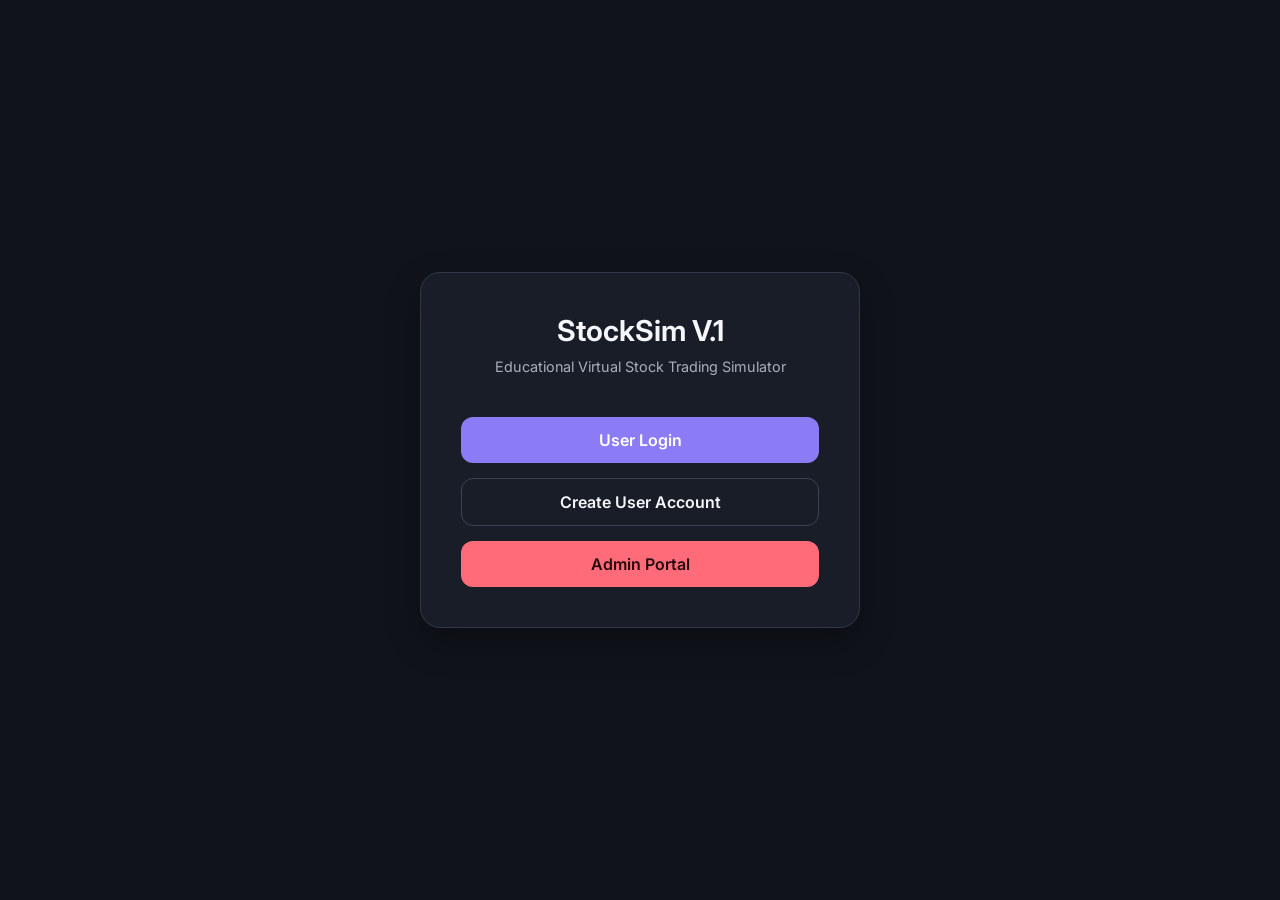
<file: index.html>
<!DOCTYPE html>
<html lang="en">
<head>
  <meta charset="UTF-8">
  <meta name="viewport" content="width=device-width, initial-scale=1.0">
  <title>Virtual Stock Trading App</title>
  <link rel="stylesheet" href="css/style.css">
  <link rel="stylesheet" href="css/auth.css">
  <link href="https://fonts.googleapis.com/css2?family=Inter:wght@400;500;600;700&display=swap" rel="stylesheet">
</head>
<body class="auth-body">
  <div class="auth-card" style="text-align: center;">
    <div class="auth-header">
      <h1>StockSim V.1</h1>
      <p>Educational Virtual Stock Trading Simulator</p>
    </div>
    <div style="display: flex; flex-direction: column; gap: 15px; margin-top: 20px;">
      <a href="login.html" class="btn btn-primary auth-btn">User Login</a>
      <a href="signup.html" class="btn btn-outline auth-btn" style="margin-top:0;">Create User Account</a>
      <a href="admin-login.html" class="btn btn-danger auth-btn" style="margin-top:0;">Admin Portal</a>
    </div>
  </div>
  <script src="js/data.js"></script>
</body>
</html>
</file>
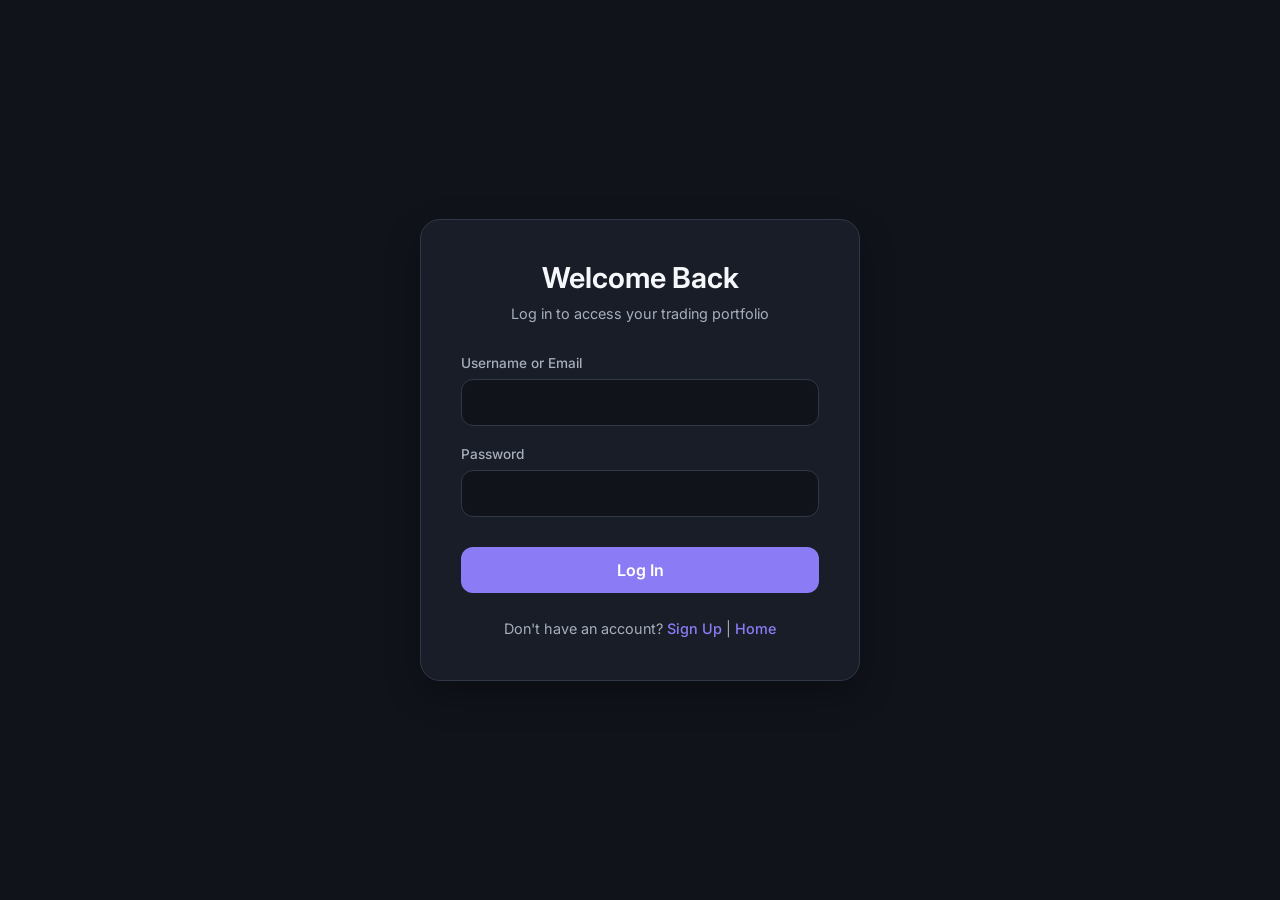
<file: login.html>
<!DOCTYPE html>
<html lang="en">
<head>
  <meta charset="UTF-8">
  <meta name="viewport" content="width=device-width, initial-scale=1.0">
  <title>User Login — StockSim</title>
  <link rel="stylesheet" href="css/style.css">
  <link rel="stylesheet" href="css/auth.css">
  <link href="https://fonts.googleapis.com/css2?family=Inter:wght@400;500;600;700&display=swap" rel="stylesheet">
</head>
<body class="auth-body">
  <div class="auth-card">
    <div class="auth-header">
      <h1>Welcome Back</h1>
      <p>Log in to access your trading portfolio</p>
    </div>
    <form id="login-form" onsubmit="loginUser(event)">
      <div class="form-group">
        <label>Username or Email</label>
        <input type="text" id="identifier" class="form-control" required>
      </div>
      <div class="form-group">
        <label>Password</label>
        <input type="password" id="password" class="form-control" required>
      </div>
      <button type="submit" class="btn btn-primary auth-btn">Log In</button>
    </form>
    <div class="auth-footer">
      Don't have an account? <a href="signup.html">Sign Up</a> | <a href="index.html">Home</a>
    </div>
  </div>
  <script src="js/data.js"></script>
  <script src="js/auth.js"></script>
</body>
</html>
</file>
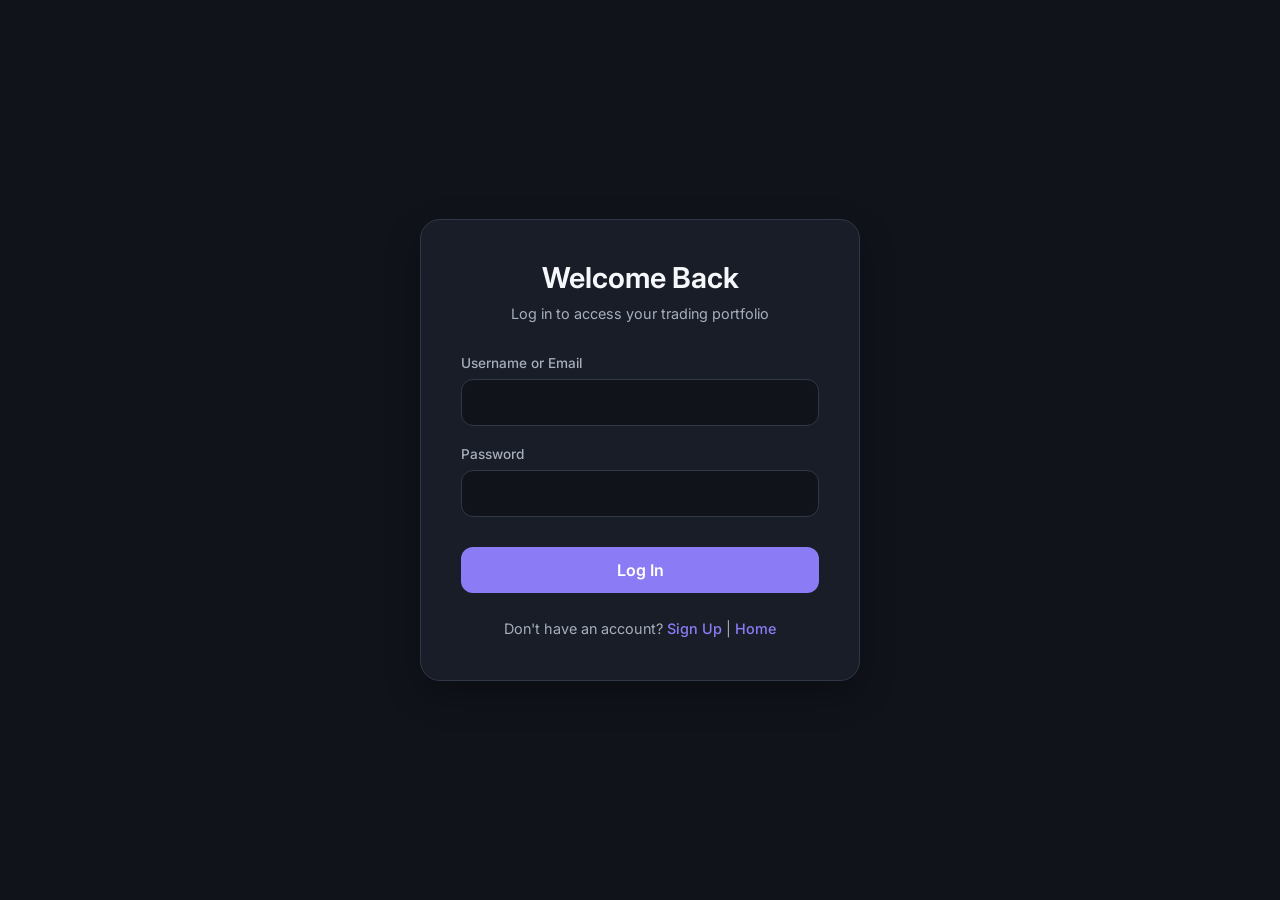
<file: market.html>
<!DOCTYPE html>
<html lang="en">
<head>
  <meta charset="UTF-8">
  <meta name="viewport" content="width=device-width, initial-scale=1.0">
  <title>Market — StockSim</title>
  <link rel="stylesheet" href="css/style.css">
  <link href="https://fonts.googleapis.com/css2?family=Inter:wght@400;500;600;700&display=swap" rel="stylesheet">
</head>
<body>
  <div class="app-container">
    <div id="sidebar-container"></div>
    <div class="main-content">
      <div id="topbar-container"></div>
      <div class="content-body">
        <div class="panel-header" style="margin-bottom:20px;">
          <h2>Simulated Market Watch</h2>
          <input type="text" id="market-search" class="form-control" placeholder="Search stocks by name or symbol..." style="max-width:300px;" oninput="filterMarket()">
        </div>
        <table>
          <thead>
            <tr>
              <th>Company</th>
              <th>Current Price</th>
              <th>Change</th>
              <th>Actions</th>
            </tr>
          </thead>
          <tbody id="market-stocks-container"></tbody>
        </table>
      </div>
    </div>
  </div>

  <!-- Buy Modal -->
  <div id="buy-modal" class="modal-overlay">
    <div class="modal-content">
      <div class="modal-header">
        <h2 id="buy-stock-name">Buy Stock</h2>
        <button class="close-btn" onclick="closeModals()">&times;</button>
      </div>
      <div style="display:flex; flex-direction:column; gap:14px;">
        <div>Current Price: <strong id="buy-stock-price">₹0</strong></div>
        <div>Wallet Balance: <strong id="buy-wallet-bal">₹0</strong></div>
        <div class="form-group" style="margin-bottom:0;">
          <label>Quantity</label>
          <input type="number" id="buy-quantity" class="form-control" min="1" value="1" oninput="updateBuyTotal()">
        </div>
        <div>Total Cost: <strong id="buy-total-cost">₹0</strong></div>
        <button class="btn btn-success" onclick="executeBuy()">Confirm Purchase</button>
      </div>
    </div>
  </div>

  <!-- Sell Modal -->
  <div id="sell-modal" class="modal-overlay">
    <div class="modal-content">
      <div class="modal-header">
        <h2 id="sell-stock-name">Sell Stock</h2>
        <button class="close-btn" onclick="closeModals()">&times;</button>
      </div>
      <div style="display:flex; flex-direction:column; gap:14px;">
        <div>Current Price: <strong id="sell-stock-price">₹0</strong></div>
        <div>Owned Quantity: <strong id="sell-owned-qty">0</strong></div>
        <div class="form-group" style="margin-bottom:0;">
          <label>Quantity to Sell</label>
          <input type="number" id="sell-quantity" class="form-control" min="1" value="1" oninput="updateSellProceeds()">
        </div>
        <div>Estimated Proceeds: <strong id="sell-estimated-proceeds">₹0</strong></div>
        <button class="btn btn-danger" onclick="executeSell()">Confirm Sale</button>
      </div>
    </div>
  </div>

  <script src="js/data.js"></script>
  <script src="js/auth.js"></script>
  <script src="js/app.js"></script>
  <script src="js/market.js"></script>
  <script>
    renderLayout('market');
    renderMarketPage();
  </script>
</body>
</html>
</file>
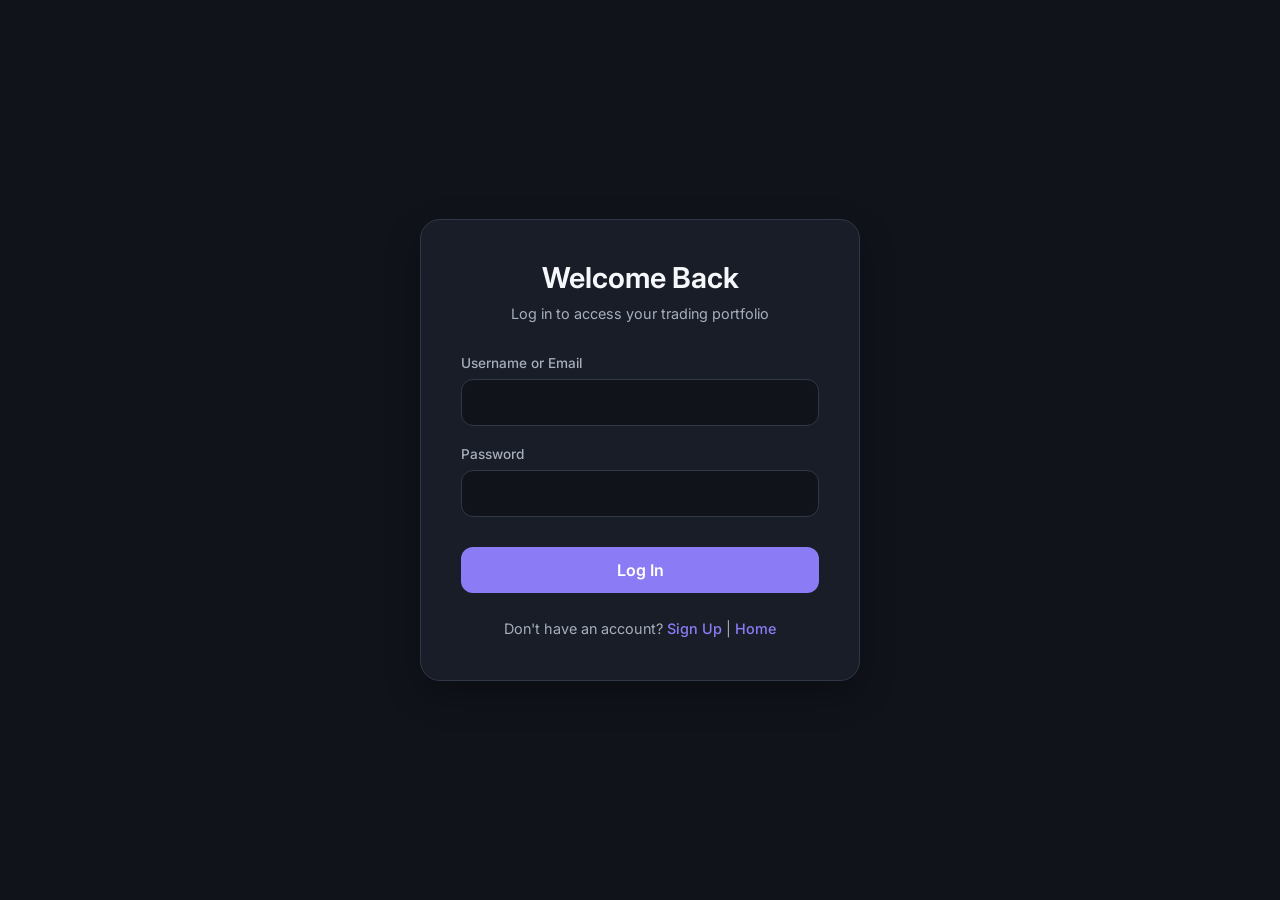
<file: portfolio.html>
<!DOCTYPE html>
<html lang="en">
<head>
  <meta charset="UTF-8">
  <meta name="viewport" content="width=device-width, initial-scale=1.0">
  <title>Portfolio — StockSim</title>
  <link rel="stylesheet" href="css/style.css">
  <link href="https://fonts.googleapis.com/css2?family=Inter:wght@400;500;600;700&display=swap" rel="stylesheet">
</head>
<body>
  <div class="app-container">
    <div id="sidebar-container"></div>
    <div class="main-content">
      <div id="topbar-container"></div>
      <div class="content-body">
        <h2>My Portfolio Holdings</h2>
        <table>
          <thead>
            <tr>
              <th>Stock</th>
              <th>Symbol</th>
              <th>Qty</th>
              <th>Avg Price</th>
              <th>Current Price</th>
              <th>Invested</th>
              <th>Current Val</th>
              <th>Profit/Loss</th>
              <th>P&L %</th>
              <th>Action</th>
            </tr>
          </thead>
          <tbody id="portfolio-tbody"></tbody>
        </table>
      </div>
    </div>
  </div>

  <!-- Buy Modal -->
  <div id="buy-modal" class="modal-overlay">
    <div class="modal-content">
      <div class="modal-header">
        <h2 id="buy-stock-name">Buy Stock</h2>
        <button class="close-btn" onclick="closeModals()">&times;</button>
      </div>
      <div style="display:flex; flex-direction:column; gap:14px;">
        <div>Current Price: <strong id="buy-stock-price">₹0</strong></div>
        <div>Wallet Balance: <strong id="buy-wallet-bal">₹0</strong></div>
        <div class="form-group" style="margin-bottom:0;">
          <label>Quantity</label>
          <input type="number" id="buy-quantity" class="form-control" min="1" value="1" oninput="updateBuyTotal()">
        </div>
        <div>Total Cost: <strong id="buy-total-cost">₹0</strong></div>
        <button class="btn btn-success" onclick="executeBuy()">Confirm Purchase</button>
      </div>
    </div>
  </div>

  <!-- Sell Modal -->
  <div id="sell-modal" class="modal-overlay">
    <div class="modal-content">
      <div class="modal-header">
        <h2 id="sell-stock-name">Sell Stock</h2>
        <button class="close-btn" onclick="closeModals()">&times;</button>
      </div>
      <div style="display:flex; flex-direction:column; gap:14px;">
        <div>Current Price: <strong id="sell-stock-price">₹0</strong></div>
        <div>Owned Quantity: <strong id="sell-owned-qty">0</strong></div>
        <div class="form-group" style="margin-bottom:0;">
          <label>Quantity to Sell</label>
          <input type="number" id="sell-quantity" class="form-control" min="1" value="1" oninput="updateSellProceeds()">
        </div>
        <div>Estimated Proceeds: <strong id="sell-estimated-proceeds">₹0</strong></div>
        <button class="btn btn-danger" onclick="executeSell()">Confirm Sale</button>
      </div>
    </div>
  </div>

  <script src="js/data.js"></script>
  <script src="js/auth.js"></script>
  <script src="js/app.js"></script>
  <script src="js/market.js"></script>
  <script src="js/portfolio.js"></script>
  <script>
    renderLayout('portfolio');
    renderPortfolioPage();
  </script>
</body>
</html>
</file>
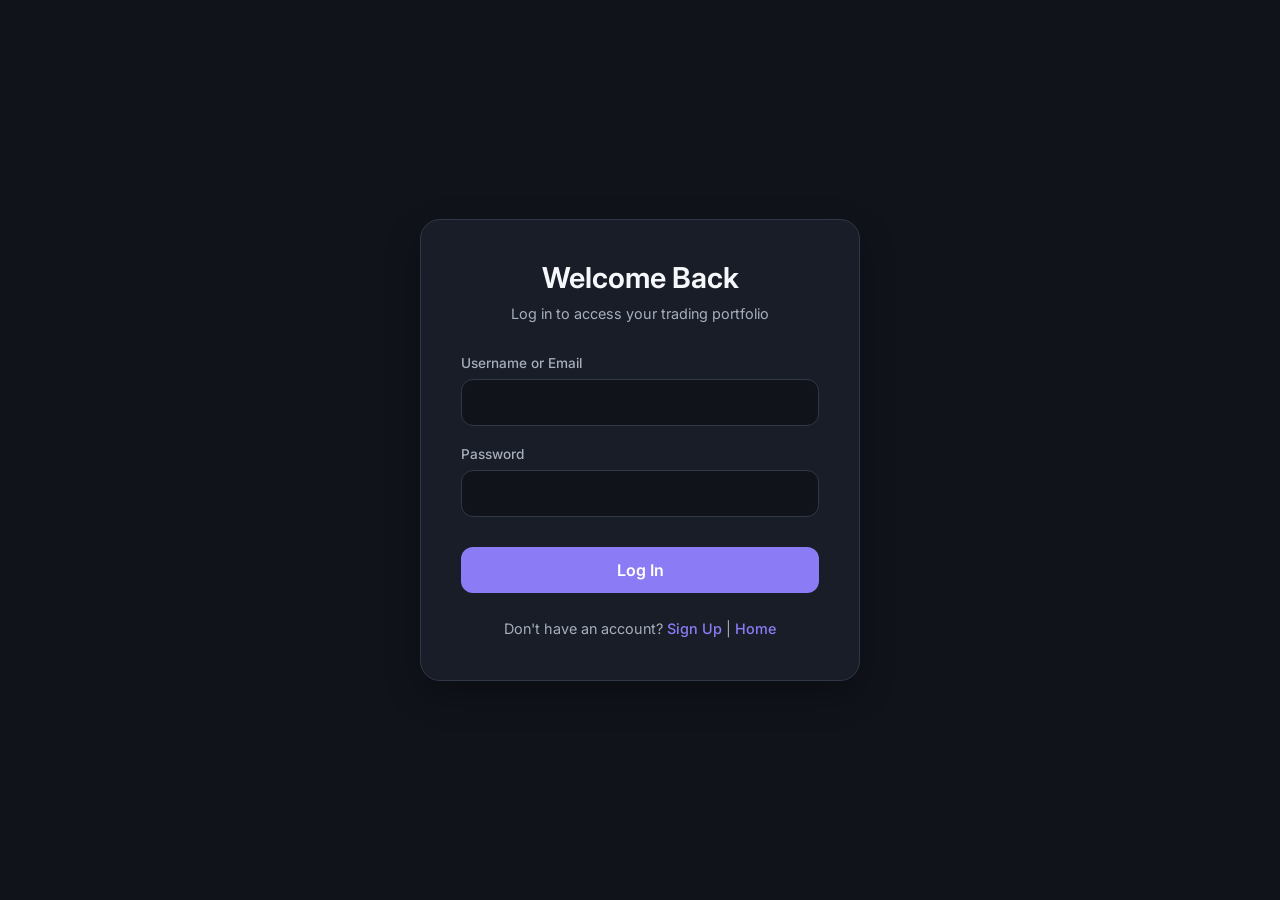
<file: profile.html>
<!DOCTYPE html>
<html lang="en">
<head>
  <meta charset="UTF-8">
  <meta name="viewport" content="width=device-width, initial-scale=1.0">
  <title>Profile — StockSim</title>
  <link rel="stylesheet" href="css/style.css">
  <link href="https://fonts.googleapis.com/css2?family=Inter:wght@400;500;600;700&display=swap" rel="stylesheet">
</head>
<body>
  <div class="app-container">
    <div id="sidebar-container"></div>
    <div class="main-content">
      <div id="topbar-container"></div>
      <div class="content-body">
        <div class="panel" style="max-width: 600px;">
          <h2>User Profile</h2>
          <div style="display:flex; flex-direction:column; gap:16px; margin-top:20px;">
            <div>Username: <strong id="profile-username">-</strong></div>
            <div>Email: <strong id="profile-email">-</strong></div>
            <div>Account Created: <strong id="profile-created">-</strong></div>
            <div>Starting Virtual Balance: <strong>₹1,00,000</strong></div>
            <div>Current Virtual Balance: <strong id="profile-balance">-</strong></div>
          </div>
        </div>
      </div>
    </div>
  </div>
  <script src="js/data.js"></script>
  <script src="js/auth.js"></script>
  <script src="js/app.js"></script>
  <script src="js/user.js"></script>
  <script>
    renderLayout('profile');
    loadUserProfile();
  </script>
</body>
</html>
</file>
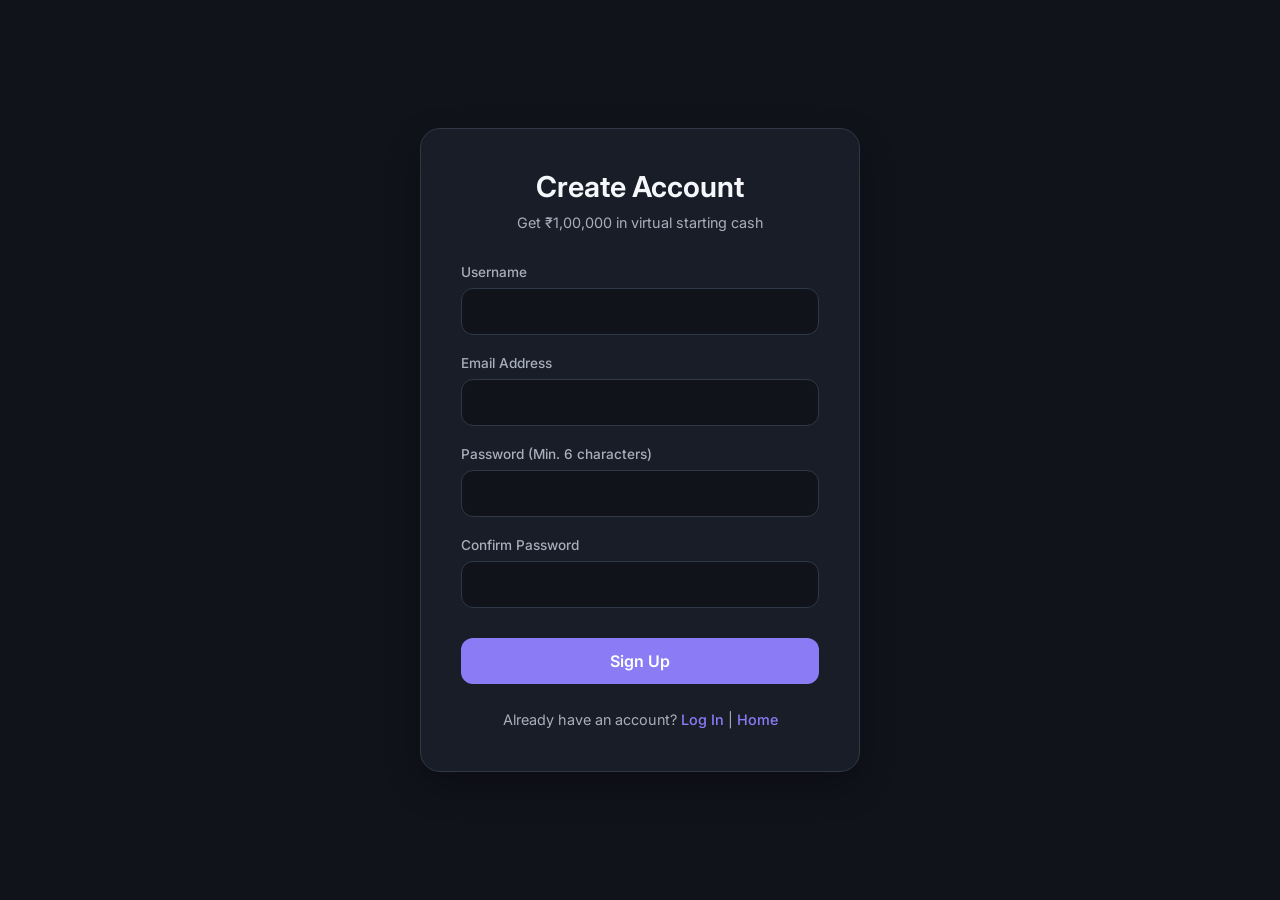
<file: signup.html>
<!DOCTYPE html>
<html lang="en">
<head>
  <meta charset="UTF-8">
  <meta name="viewport" content="width=device-width, initial-scale=1.0">
  <title>User Signup — StockSim</title>
  <link rel="stylesheet" href="css/style.css">
  <link rel="stylesheet" href="css/auth.css">
  <link href="https://fonts.googleapis.com/css2?family=Inter:wght@400;500;600;700&display=swap" rel="stylesheet">
</head>
<body class="auth-body">
  <div class="auth-card">
    <div class="auth-header">
      <h1>Create Account</h1>
      <p>Get ₹1,00,000 in virtual starting cash</p>
    </div>
    <form id="signup-form" onsubmit="signupUser(event)">
      <div class="form-group">
        <label>Username</label>
        <input type="text" id="username" class="form-control" required>
      </div>
      <div class="form-group">
        <label>Email Address</label>
        <input type="email" id="email" class="form-control" required>
      </div>
      <div class="form-group">
        <label>Password (Min. 6 characters)</label>
        <input type="password" id="password" class="form-control" required>
      </div>
      <div class="form-group">
        <label>Confirm Password</label>
        <input type="password" id="confirmPassword" class="form-control" required>
      </div>
      <button type="submit" class="btn btn-primary auth-btn">Sign Up</button>
    </form>
    <div class="auth-footer">
      Already have an account? <a href="login.html">Log In</a> | <a href="index.html">Home</a>
    </div>
  </div>
  <script src="js/data.js"></script>
  <script src="js/auth.js"></script>
</body>
</html>
</file>
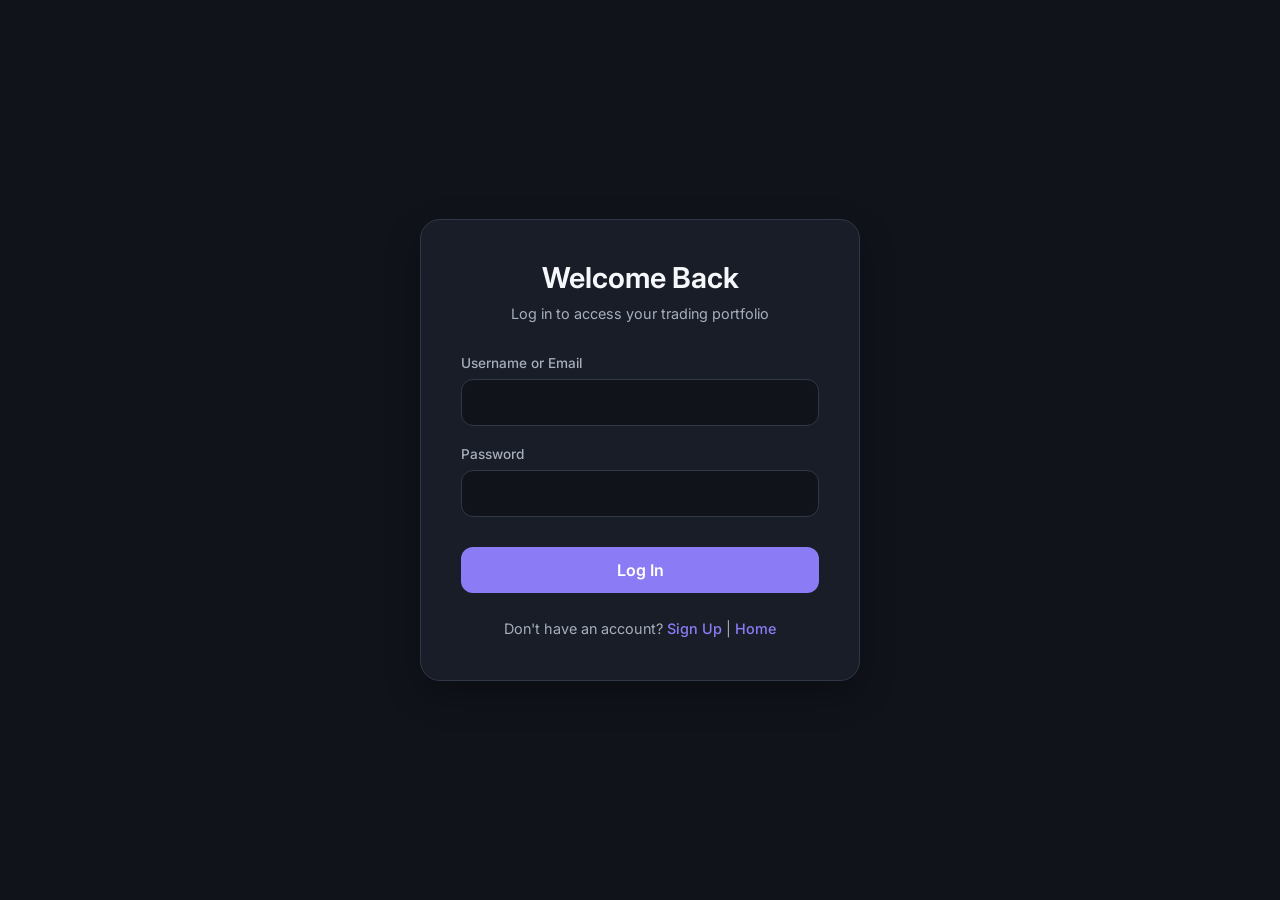
<file: transactions.html>
<!DOCTYPE html>
<html lang="en">
<head>
  <meta charset="UTF-8">
  <meta name="viewport" content="width=device-width, initial-scale=1.0">
  <title>Transactions — StockSim</title>
  <link rel="stylesheet" href="css/style.css">
  <link href="https://fonts.googleapis.com/css2?family=Inter:wght@400;500;600;700&display=swap" rel="stylesheet">
</head>
<body>
  <div class="app-container">
    <div id="sidebar-container"></div>
    <div class="main-content">
      <div id="topbar-container"></div>
      <div class="content-body">
        <div class="panel-header" style="margin-bottom:20px;">
          <h2>Transaction History</h2>
          <select id="tx-filter" class="form-control" style="max-width:200px;" onchange="renderTransactionsPage()">
            <option value="ALL">All Transactions</option>
            <option value="BUY">BUY Only</option>
            <option value="SELL">SELL Only</option>
          </select>
        </div>
        <table>
          <thead>
            <tr>
              <th>Date/Time</th>
              <th>Symbol</th>
              <th>Type</th>
              <th>Quantity</th>
              <th>Price</th>
              <th>Total Amount</th>
            </tr>
          </thead>
          <tbody id="transactions-tbody"></tbody>
        </table>
      </div>
    </div>
  </div>
  <script src="js/data.js"></script>
  <script src="js/auth.js"></script>
  <script src="js/app.js"></script>
  <script src="js/transactions.js"></script>
  <script>
    renderLayout('transactions');
    renderTransactionsPage();
  </script>
</body>
</html>
</file>
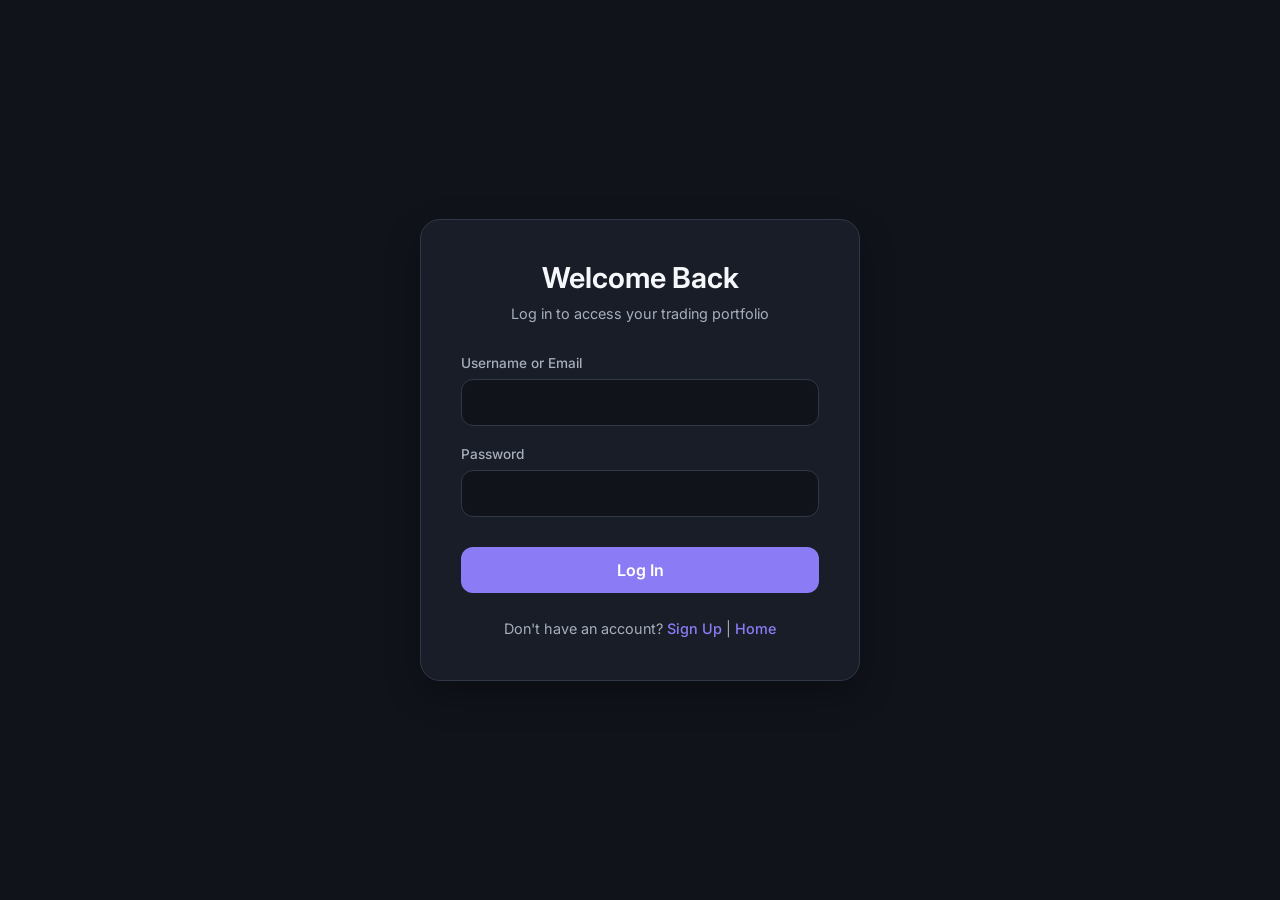
<file: user-dashboard.html>
<!DOCTYPE html>
<html lang="en">
<head>
  <meta charset="UTF-8">
  <meta name="viewport" content="width=device-width, initial-scale=1.0">
  <title>Dashboard — StockSim</title>
  <link rel="stylesheet" href="css/style.css">
  <link rel="stylesheet" href="css/dashboard.css">
  <link href="https://fonts.googleapis.com/css2?family=Inter:wght@400;500;600;700&display=swap" rel="stylesheet">
</head>
<body>
  <div class="app-container">
    <div id="sidebar-container"></div>
    <div class="main-content">
      <div id="topbar-container"></div>
      <div class="content-body">
        <div class="card-grid">
          <div class="stat-card">
            <h3>Virtual Wallet Balance</h3>
            <div class="value" id="dash-balance">₹0</div>
          </div>
          <div class="stat-card">
            <h3>Portfolio Value</h3>
            <div class="value" id="dash-portfolio-val">₹0</div>
          </div>
          <div class="stat-card">
            <h3>Total Investment</h3>
            <div class="value" id="dash-investment">₹0</div>
          </div>
          <div class="stat-card">
            <h3>Total Profit/Loss</h3>
            <div class="value" id="dash-pl">₹0</div>
          </div>
          <div class="stat-card">
            <h3>Holdings Count</h3>
            <div class="value" id="dash-holdings">0</div>
          </div>
        </div>

        <div class="panel">
          <div class="panel-header">
            <h2>Recent Transactions</h2>
            <a href="transactions.html" class="btn btn-outline" style="padding:6px 12px; font-size:0.8rem;">View All</a>
          </div>
          <table>
            <thead>
              <tr>
                <th>Date</th>
                <th>Type</th>
                <th>Symbol</th>
                <th>Quantity</th>
                <th>Total Amount</th>
              </tr>
            </thead>
            <tbody id="recent-transactions-tbody"></tbody>
          </table>
        </div>
      </div>
    </div>
  </div>
  <script src="js/data.js"></script>
  <script src="js/auth.js"></script>
  <script src="js/app.js"></script>
  <script src="js/user.js"></script>
  <script>
    renderLayout('dashboard');
    loadDashboard();
  </script>
</body>
</html>
</file>
<file: css/style.css>
:root {
  --bg-primary: #10131a;
  --bg-secondary: #181d27;
  --bg-card: #202633;

  --text-main: #f5f7fa;
  --text-muted: #a7afbd;

  --accent: #8b7cf6;
  --accent-hover: #a394ff;

  --success: #35d07f;
  --danger: #ff6b78;
  --warning: #f6b84b;

  --blue: #55a8ff;
  --purple: #9b7cff;
  --cyan: #4dd4d4;
  --pink: #ed78b5;

  --border: #303847;

  --sidebar-width: 260px;
}

/* Reset */
* {
  box-sizing: border-box;
  margin: 0;
  padding: 0;
  font-family: "Inter", sans-serif;
}

body {
  background: var(--bg-primary);
  color: var(--text-main);
  min-height: 100vh;
  display: flex;
}

/* App Layout */
.app-container {
  display: flex;
  width: 100%;
  min-height: 100vh;
}

/* Sidebar */
.sidebar {
  width: var(--sidebar-width);
  background: #171b24;
  border-right: 1px solid var(--border);
  display: flex;
  flex-direction: column;
  position: fixed;
  top: 0;
  bottom: 0;
  left: 0;
  z-index: 100;
}

.sidebar-header {
  padding: 26px 24px;
  font-size: 1.25rem;
  font-weight: 700;
  color: var(--accent);
  border-bottom: 1px solid var(--border);
}

.sidebar-menu {
  list-style: none;
  padding: 18px 12px;
  flex-grow: 1;
}

.sidebar-menu li {
  margin-bottom: 6px;
}

.sidebar-menu li a {
  display: flex;
  align-items: center;
  gap: 12px;
  padding: 13px 16px;
  color: var(--text-muted);
  text-decoration: none;
  font-weight: 500;

  /* More rounded navigation */
  border-radius: 14px;

  transition:
    background-color 0.2s ease,
    color 0.2s ease,
    transform 0.2s ease;
}

.sidebar-menu li.active a,
.sidebar-menu li a:hover {
  color: #ffffff;
  background: rgba(139, 124, 246, 0.14);
}

.sidebar-menu li a:hover {
  transform: translateX(2px);
}

/* Main Content */
.main-content {
  margin-left: var(--sidebar-width);
  flex-grow: 1;
  display: flex;
  flex-direction: column;
  background: var(--bg-primary);
  min-width: 0;
}

/* Topbar */
.topbar {
  min-height: 72px;
  background: #181d27;
  border-bottom: 1px solid var(--border);

  display: flex;
  align-items: center;
  justify-content: space-between;

  padding: 0 32px;

  position: sticky;
  top: 0;
  z-index: 99;
}

/* Disclaimer */
.disclaimer-banner {
  background: rgba(246, 184, 75, 0.10);
  color: var(--warning);

  text-align: center;

  padding: 10px 14px;

  font-size: 0.8rem;
  font-weight: 600;

  border-bottom: 1px solid rgba(246, 184, 75, 0.25);

  /* Rounded lower corners */
  border-radius: 0 0 12px 12px;
}

/* Page Content */
.content-body {
  padding: 34px;
  flex-grow: 1;
}

/* Buttons */
.btn {
  display: inline-flex;
  align-items: center;
  justify-content: center;
  gap: 8px;

  padding: 11px 20px;

  /* Much rounder */
  border-radius: 14px;

  font-weight: 600;
  cursor: pointer;

  border: none;

  transition:
    background-color 0.2s ease,
    transform 0.15s ease,
    box-shadow 0.2s ease;

  text-decoration: none;
  font-size: 0.95rem;
}

.btn:hover {
  transform: translateY(-1px);
}

.btn-primary {
  background: var(--accent);
  color: #ffffff;
}

.btn-primary:hover {
  background: var(--accent-hover);
  box-shadow: 0 5px 18px rgba(139, 124, 246, 0.22);
}

.btn-success {
  background: var(--success);
  color: #081b11;
  border-radius: 14px;
}

.btn-danger {
  background: var(--danger);
  color: #26090c;
  border-radius: 14px;
}

.btn-outline {
  background: transparent;
  border: 1px solid #3a4353;
  color: var(--text-main);
  border-radius: 14px;
}

.btn-outline:hover {
  background: rgba(139, 124, 246, 0.08);
  border-color: var(--accent);
}

/* Tables */
table {
  width: 100%;
  margin-top: 18px;

  /* Rounded table */
  border-collapse: separate;
  border-spacing: 0;

  background: var(--bg-card);

  border: 1px solid var(--border);
  border-radius: 18px;

  overflow: hidden;
}

th,
td {
  padding: 15px 18px;
  text-align: left;

  border-bottom: 1px solid var(--border);

  font-size: 0.9rem;
}

th {
  background: #252c39;
  color: #b8c0cc;
  font-weight: 600;
}

td {
  color: #e6e9ee;
}

tbody tr:last-child td {
  border-bottom: none;
}

tbody tr:hover {
  background: rgba(139, 124, 246, 0.045);
}

/* Cards */
.card-grid {
  display: grid;
  grid-template-columns: repeat(auto-fit, minmax(220px, 1fr));

  gap: 22px;

  margin-bottom: 30px;
}

.stat-card {
  background: var(--bg-card);

  border: 1px solid var(--border);

  padding: 25px;

  /* Much more rounded */
  border-radius: 20px;

  box-shadow: 0 8px 24px rgba(0, 0, 0, 0.16);

  transition:
    transform 0.2s ease,
    border-color 0.2s ease;
}

.stat-card:hover {
  transform: translateY(-3px);
  border-color: #4a5568;
}

.stat-card h3 {
  color: var(--text-muted);

  font-size: 0.82rem;

  text-transform: uppercase;

  letter-spacing: 0.6px;

  margin-bottom: 10px;
}

.stat-card .value {
  font-size: 1.7rem;
  font-weight: 700;
  color: #ffffff;
}

/* Different stat-card accents if classes are available */
.stat-card:nth-child(1) {
  border-top: 3px solid var(--purple);
}

.stat-card:nth-child(2) {
  border-top: 3px solid var(--blue);
}

.stat-card:nth-child(3) {
  border-top: 3px solid var(--success);
}

.stat-card:nth-child(4) {
  border-top: 3px solid var(--pink);
}

/* Panels */
.panel {
  background: var(--bg-card);
  border: 1px solid var(--border);

  padding: 25px;

  border-radius: 20px;

  box-shadow: 0 8px 24px rgba(0, 0, 0, 0.13);
}

.panel-header {
  display: flex;
  justify-content: space-between;
  align-items: center;

  margin-bottom: 20px;
  gap: 16px;
}

.panel-header h2 {
  font-size: 1.1rem;
  font-weight: 600;
}

/* Modals */
.modal-overlay {
  position: fixed;
  inset: 0;

  background: rgba(5, 7, 12, 0.82);

  display: none;

  align-items: center;
  justify-content: center;

  z-index: 1000;

  padding: 20px;
}

.modal-content {
  background: #1b202b;

  border: 1px solid #3a4353;

  width: 420px;
  max-width: 100%;

  padding: 30px;

  /* Very rounded modal */
  border-radius: 22px;

  box-shadow: 0 20px 55px rgba(0, 0, 0, 0.45);
}

.modal-header {
  display: flex;
  justify-content: space-between;
  align-items: center;

  margin-bottom: 20px;
}

.modal-header h2 {
  font-size: 1.25rem;
}

.close-btn {
  width: 38px;
  height: 38px;

  display: flex;
  align-items: center;
  justify-content: center;

  background: rgba(255, 255, 255, 0.04);

  border: none;

  color: var(--text-muted);

  font-size: 1.4rem;

  cursor: pointer;

  border-radius: 12px;

  transition: 0.2s ease;
}

.close-btn:hover {
  background: rgba(255, 107, 120, 0.12);
  color: var(--danger);
}

/* Toasts */
#toast-container {
  position: fixed;

  bottom: 24px;
  right: 24px;

  z-index: 2000;

  display: flex;
  flex-direction: column;

  gap: 10px;
}

.toast {
  background: #1b202b;

  border: 1px solid var(--border);

  padding: 15px 20px;

  /* Rounded notification */
  border-radius: 16px;

  box-shadow: 0 10px 28px rgba(0, 0, 0, 0.3);

  font-size: 0.9rem;
  font-weight: 500;

  display: flex;
  align-items: center;

  gap: 12px;

  animation: slideIn 0.3s ease;
}

.toast.success {
  border-left: 5px solid var(--success);
}

.toast.error {
  border-left: 5px solid var(--danger);
}

@keyframes slideIn {
  from {
    transform: translateX(100%);
    opacity: 0;
  }

  to {
    transform: translateX(0);
    opacity: 1;
  }
}

/* Utility Classes */
.text-success {
  color: var(--success);
}

.text-danger {
  color: var(--danger);
}

.mt-20 {
  margin-top: 20px;
}

.flex-between {
  display: flex;
  justify-content: space-between;
  align-items: center;
}

/* Responsive */
@media (max-width: 768px) {
  .sidebar {
    width: 220px;
  }

  .main-content {
    margin-left: 220px;
  }

  .topbar {
    padding: 0 20px;
  }

  .content-body {
    padding: 22px;
  }
}

@media (max-width: 600px) {
  .sidebar {
    position: static;
    width: 100%;
    min-height: auto;
  }

  .main-content {
    margin-left: 0;
  }

  .app-container {
    flex-direction: column;
  }

  .sidebar-menu {
    padding: 10px 12px;
  }

  .sidebar-menu li a {
    padding: 12px 15px;
    border-radius: 13px;
  }

  .topbar {
    padding: 0 16px;
  }

  .content-body {
    padding: 16px;
  }

  .card-grid {
    grid-template-columns: 1fr;
  }

  .stat-card {
    border-radius: 18px;
  }

  #toast-container {
    left: 16px;
    right: 16px;
    bottom: 16px;
  }
}
</file>
<file: css/auth.css>
.auth-body {
  background-color: var(--bg-primary);
  display: flex;
  align-items: center;
  justify-content: center;
  min-height: 100vh;
  margin: 0;
  padding: 20px;
}

.auth-card {
  background-color: var(--bg-secondary);
  border: 1px solid var(--border);
  padding: 40px;
  border-radius: 20px;
  width: 100%;
  max-width: 440px;
  box-shadow: 0 14px 35px rgba(0, 0, 0, 0.28);
}

.auth-header {
  text-align: center;
  margin-bottom: 30px;
}

.auth-header h1 {
  font-size: 1.8rem;
  color: var(--text-main);
  margin-bottom: 8px;
  font-weight: 650;
}

.auth-header p {
  color: var(--text-muted);
  font-size: 0.9rem;
  line-height: 1.5;
}

.form-group {
  margin-bottom: 20px;
}

.form-group label {
  display: block;
  margin-bottom: 8px;
  font-size: 0.85rem;
  font-weight: 500;
  color: var(--text-muted);
}

.form-control {
  width: 100%;
  padding: 13px 16px;
  background-color: var(--bg-primary);
  border: 1px solid var(--border);
  border-radius: 12px;
  color: var(--text-main);
  font-size: 0.95rem;
  transition: border-color 0.2s ease, box-shadow 0.2s ease;
  box-sizing: border-box;
}

.form-control:focus {
  outline: none;
  border-color: var(--accent);
  box-shadow: 0 0 0 3px rgba(99, 102, 241, 0.12);
}

.form-control::placeholder {
  color: var(--text-muted);
  opacity: 0.7;
}

.auth-btn {
  width: 100%;
  padding: 13px;
  font-size: 1rem;
  margin-top: 10px;
  border-radius: 12px;
}

.auth-footer {
  text-align: center;
  margin-top: 25px;
  font-size: 0.9rem;
  color: var(--text-muted);
  line-height: 1.5;
}

.auth-footer a {
  color: var(--accent);
  text-decoration: none;
  font-weight: 500;
}

.auth-footer a:hover {
  text-decoration: underline;
}

.error-msg {
  color: var(--danger);
  font-size: 0.8rem;
  margin-top: 6px;
  display: block;
}
</file>
<file: css/dashboard.css>
.dashboard-grid {
  display: grid;
  grid-template-columns: 2fr 1fr;
  gap: 24px;
}

@media (max-width: 1024px) {
  .dashboard-grid {
    grid-template-columns: 1fr;
  }
}

.panel {
  background-color: var(--bg-card);
  border: 1px solid var(--border);
  border-radius: 16px;
  padding: 24px;
  box-shadow: 0 6px 18px rgba(0, 0, 0, 0.14);
}

.panel-header {
  display: flex;
  justify-content: space-between;
  align-items: center;
  margin-bottom: 20px;
  gap: 16px;
}

.panel-header h2 {
  font-size: 1.1rem;
  font-weight: 600;
  color: var(--text-main);
  margin: 0;
}
</file>
